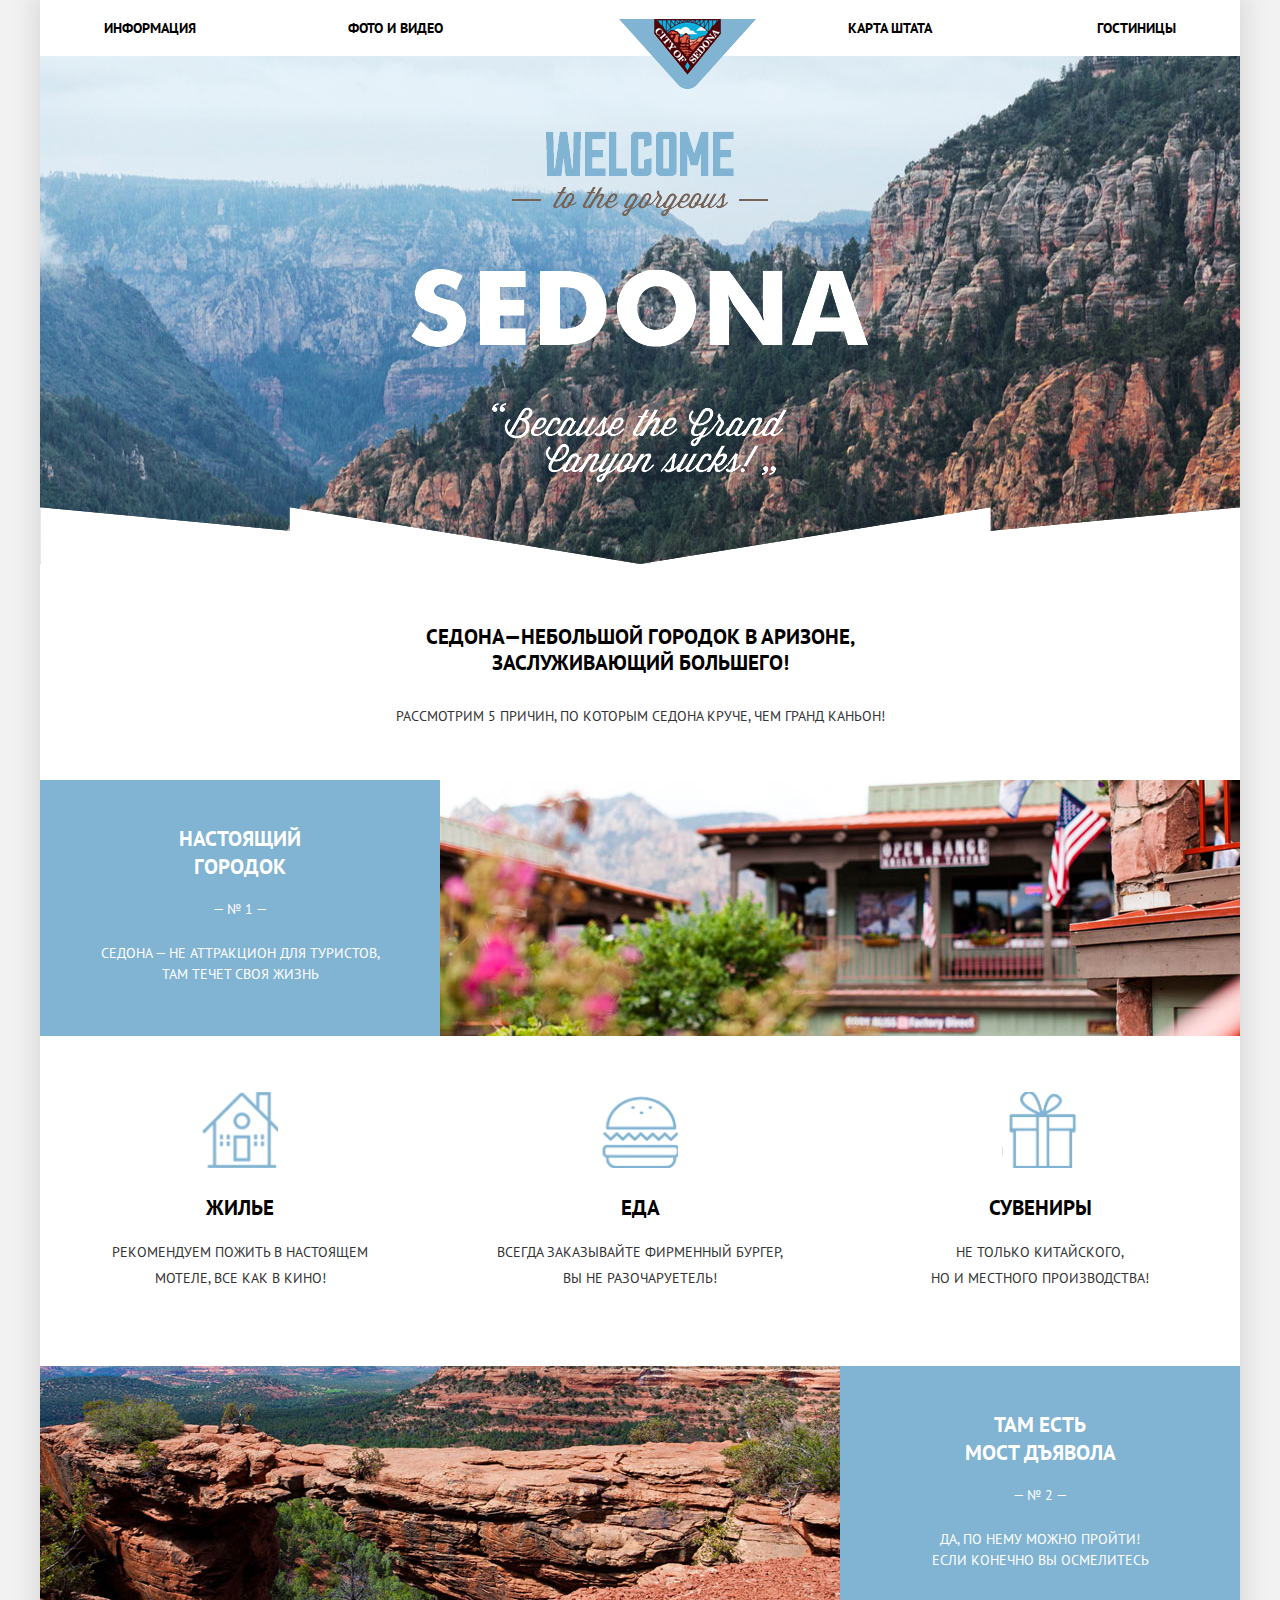
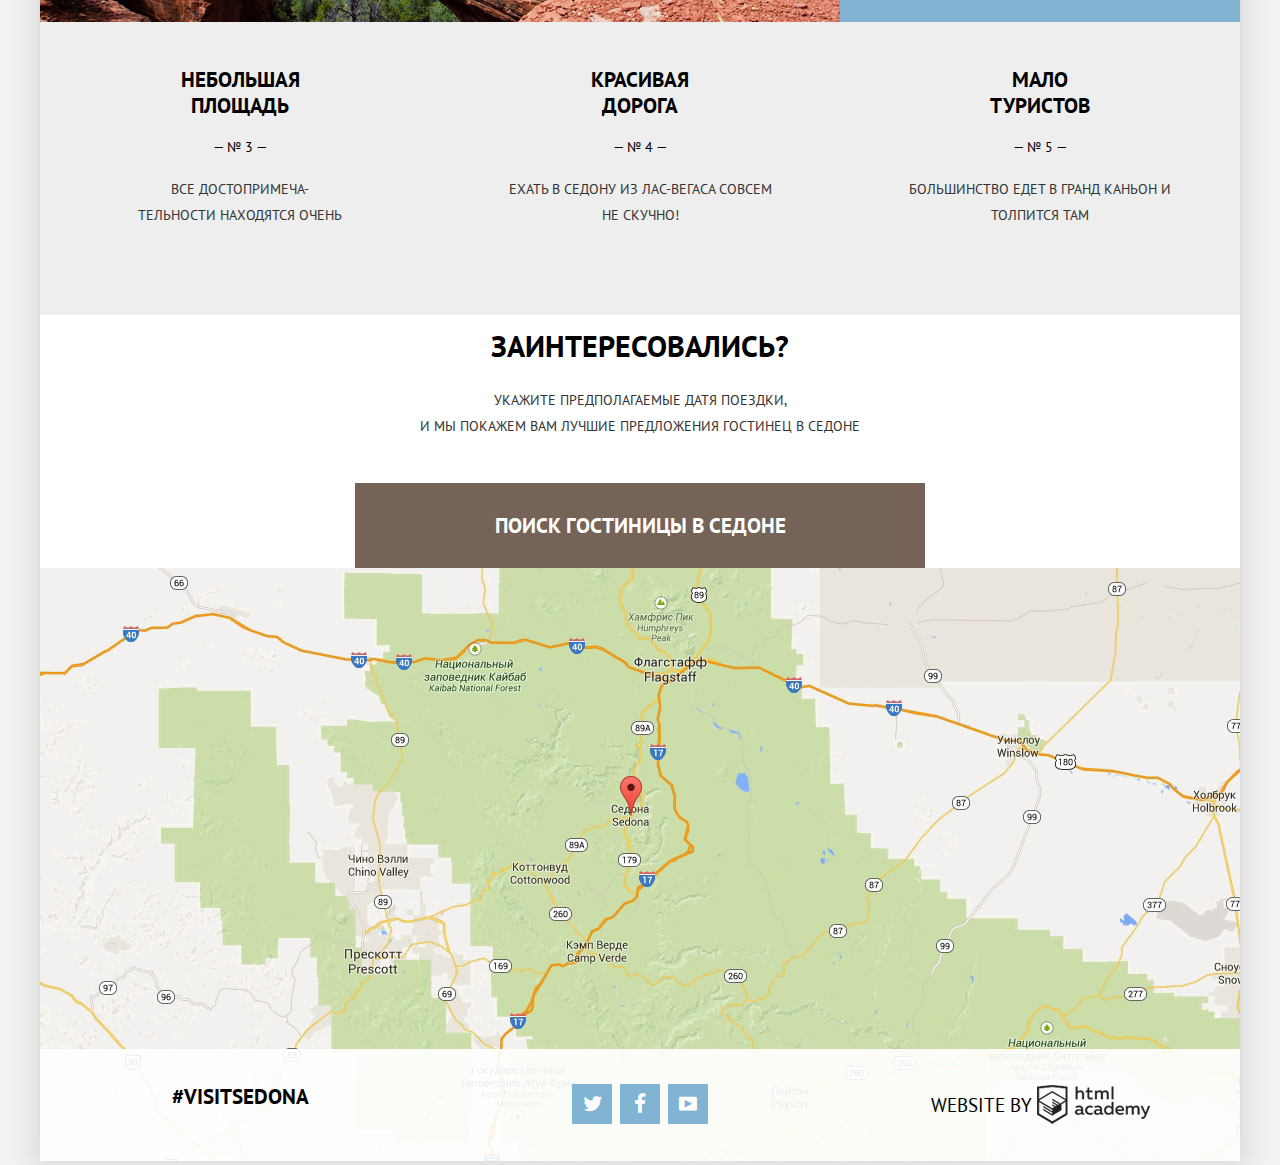
<file: index.html>
<!DOCTYPE html>
<html lang="ru">
<head>
    <meta charset="UTF-8">
    <title>Document</title>
        <!-- <link rel="stylesheet" href="css/reset.css"> -->
        <link rel="stylesheet" href="css/normalize.css">
        <link href="css/style.css" rel="stylesheet">
       <link href='https://fonts.googleapis.com/css?family=PT+Sans' rel='stylesheet' type='text/css'>
</head>
<body>

<div class="container">
	
		 <!--HEADER-->

	<header class=" clearfix">
       		<nav class="main-navigation ">
       			<ul>
                    <li class="text-left">
                        <a href="index.html">ИНФОРМАЦИЯ</a>
                    </li>
                    <li class="text-left">
                        <a href="#">ФОТО И ВИДЕО</a>
                    </li>
                    <li class="logo">
                        <a href="#" class="logotip">
                        	<img src="img/logo.png" width="138" height="70" alt="">
                        </a>
                    </li>
                    <li class="text-right">
                        <a href="#">КАРТА ШТАТА</a>
                    </li>
                    <li class="text-right">
                        <a href="hotels.html">ГОСТИНИЦЫ</a>
                    </li>
                </ul>
            </nav>
  </header>



			  <!--CONTENT-->

	<main>

	  	<div class="main-bg" >
  			<div class="wrap-title-img">
      			<img src="img/titles.png" width="458" height="352" class="title-img" alt="">
      		</div>
  		</div>

      	<div class="wrap-title">
            <h3 class="title-black">седона—небольшой городок в аризоне,<br> заслуживающий большего!
            </h3>
            <p  class="item-text">Рассмотрим 5 причин, по которым Седона 	круче, чем гранд каньон!
            </p>
		</div>

		<div class="content-main  clearfix">
			<div class="title column4">
				<h3 class="title-white">
					настоящий<br>городок
				</h3>
					<p class="number">
						&mdash; &#8470; 1 &mdash;
					</p>
					<p class="item-text-white1">
						седона — не аттракцион для туристов,<br>там течет своя жизнь
					</p>
			</div>

			<div class="title-bg column8">
				<img src="img/img1.jpg"  width="800" height="400" alt="">
			</div>	
		</div>		

		<div class="content-wrap clearfix">
			<div class="content-item sprite-accomodation column4">
				<h3 class="title-black">
					жилье
				</h3>
					<p class="item-discription">
						Рекомендуем пожить в настоящем<br> мотеле, все как в кино!
					</p>
			</div>

			<div class="content-item sprite-food column4">
				<h3 class="title-black">
					еда
				</h3>
					<p class="item-discription">
						Всегда заказывайте ФИРМЕННЫЙ БУРГЕР,<br>Вы НЕ разочаруетель!
					</p>
			</div>
				
			<div class="content-item sprite-souvenir column4">
				<h3 class="title-black">
					сувениры
				</h3>
					<p class="item-discription">
						Не только китайского,<br>но и местного производства! 
					</p>
			</div>
				
		</div>

		
		<div class="content-main clearfix">
			<div class="title-bg column8">
				<img src="img/img2.jpg"  width="800" height="400" alt="">
			</div>	

			<div class="title column4">
				<h3 class="title-white">
					там есть<br>мост дъявола
				</h3>
					<p class="number">
						&mdash; &#8470; 2 &mdash;
					</p>
					<p class="item-text-white2">
						Да, по нему можно пройти!<br>Если конечно вы осмелитесь
					</p>
			</div>
		</div>
			
		<div class="content-wrap-bg clearfix ">
			<div class="content-item column4">
				<h3 class="title-black">
					небольшая<br>площадь
				</h3>
					<p class="number-black">
						&mdash; &#8470; 3 &mdash;
					</p>
					<p  class="item-discription">
						ВСЕ достопримеча-<br>тельности находятся очень 
					</p>
			</div>
			<div class=" content-item column4">
				<h3 class="title-black">
					красивая<br>дорога
				</h3>
					<p class="number-black">
						&mdash; &#8470; 4 &mdash;
					</p>
					<p  class="item-discription">
						ЕХАТЬ В СЕДОНУ ИЗ ЛАС-ВЕГАСА совсем<br>НЕ СКУЧНО!
					</p>
			</div>
			<div class="content-item column4">
				<h3 class="title-black">
					мало<br>туристов
				</h3>
					<p class="number-black">
						&mdash; &#8470; 5 &mdash;
					</p>
					<p  class="item-discription">
						Большинство едет в гранд каньон и<br>толпится там 
					</p>
			</div>
		</div>




		<div class="title-interesting">
			<h2 class="title-text">
				заинтересовались?
			</h2>
			<p class="item-text-form">
				укажите предполагаемые датя поездки,<br>и мы покажем вам лучшие предложения гостинец в седоне
			</p>
      		<a href="#0" class="title-form ">
      			поиск гостиницы в седоне
      		</a>
		</div>

		<div class="wrap-form">
			<iframe src="https://www.google.com/maps/embed?pb=!1m18!1m12!1m3!1d52385.17731020665!2d-111.79513845000001!3d34.854378399999995!2m3!1f0!2f0!3f0!3m2!1i1024!2i768!4f13.1!3m3!1m2!1s0x872da132f942b00d%3A0x5548c523fa6c8efd!2z0KHQtdC00L7QvdCwLCDQkNGA0LjQt9C-0L3QsCwg0KHQqNCQ!5e0!3m2!1sru!2s!4v1442949098654">
			
			</iframe>

			<form action="#" class="form" method="get">
				
				<div class="form-row">
					<label for="day-start">
						Дата заезда:
							<input type="text" id="day-start" name="date1" value="24 апреля 2014"  class="form-days">
								   <i class="icon-calendar"></i>
					</label>
				</div>
				<div class="form-row">
					<label for="day-finish">
						Дата выезда: 
						   <input type="text" id="day-finish" name="date2" value="4 июля 2014"  class=" form-days">
										<i class="icon-calendar"></i>
						
					</label>	
				</div>

				<div class="form-row ">
				 
				 	<div class="adult-form">
				 		<label for="adult">
				 			взрослые:
				 		</label>
				    		<button class="btn-icon">
				    			<i class="icon-minus"></i>
				    		</button>
				    		<input type="text" id="adult" name="count-adult" value="2" class="count">
				    		<button class="btn-icon">
				    			<i class="icon-plus"></i>
				    		</button>
				 	</div>


					<div class="children-form">
						<label for="children">
							дети:
						</label>
				   	 	<button class="btn-icon">
				   	 		<i class="icon-minus"></i>
				   	 	</button>
				    		<input type="text" id="children" name="count-children" value="0" class="count">
				    	<button class="btn-icon">
				    			<i class="icon-plus"></i>
				    	</button>
					</div>
				</div>
						<a href="#" class="btn-form">найти</a>
			
			</form>

	</div>

</main>
		  <!--FOOTER-->  

	    <footer class="main-footer index-footer clearfix">
        	<section class="footer-contacts column4">
          		<p class="footer-text">
          			#visitsedona
          		</p> 
        	</section>
        	<section class="footer-social column4">
          		<a href="#" class="social-btn">
          			<i class="icon-twitter"></i>
          		</a>
          		<a href="#" class="social-btn">
          			<i class="icon-facebook"></i>
          		</a>
          		<a href="#" class="social-btn">
          			<i class="icon-youtube"></i>
          		</a>
        	</section>
        	<section class="footer-copyright column4">
          		<a href="#" class="academy-link">
            		<span>website by</span>
          		</a>
        	</section>
  		</footer> 
</div>
		  <!--JAVASCRIPT-->

<script src="js/scripts.js"></script>

</body>
</html>
</file>
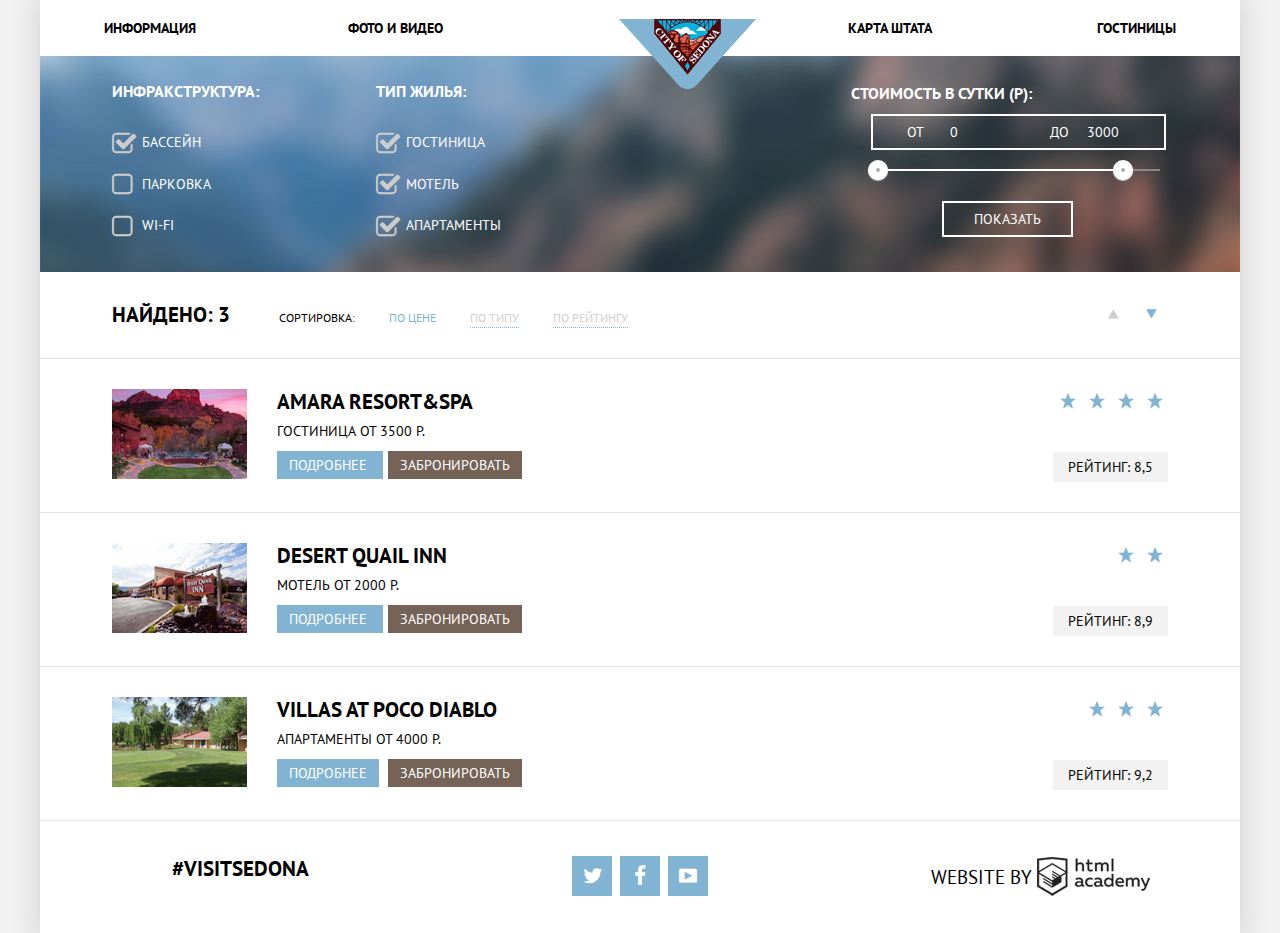
<file: hotels.html>
<!DOCTYPE html>
<html lang="ru">
<head>
    <meta charset="UTF-8">
    <title>Document</title>
        <!-- <link rel="stylesheet" href="css/reset.css"> -->
        <link rel="stylesheet" type="text/css" href="css/normalize.css">
        <link href="css/style.css" rel="stylesheet">
       <link href='https://fonts.googleapis.com/css?family=PT+Sans' rel='stylesheet' type='text/css'>
</head>
<body>
	
		 <!--HEADER-->
<div class="container">
	<header class="main-header clearfix">
            <nav class="main-navigation ">
                <ul>
                    <li class="text-left">
                        <a href="#">ИНФОРМАЦИЯ</a>
                    </li>
                    <li class="text-left">
                        <a href="#">ФОТО И ВИДЕО</a>
                    </li>
                    <li class="logo">
                        <a href="#" class="logotip"><img src="img/logo.png" width="138" height="70" alt=""></a>
                    </li>
                    <li class="text-right">
                        <a href="#">КАРТА ШТАТА</a>
                    </li>
                    <li class="text-right">
                        <a href="#">ГОСТИНИЦЫ</a>
                    </li>
                </ul>
            </nav>
  </header>

    <main class="">
        <form action="#" method="get" class="main-baground select-booking clearfix">
            <div class="first-select-booking">
                <p class="title-hotel">
                    инфракструктура:
                </p>
                    <div class="row">
                        <label for="swim">
                            <input type="checkbox" name="quest" value="swimming-pool" id="swim" checked class="icon">
                            <span class="check">бассейн</span>
                        </label> 
                    </div> 

                    <div class="row">
                        <label for="park">  
                            <input type="checkbox" name="question" value="parking" id="park" class="icon" >
                            <span class="check">парковка</span>
                        </label>
                    </div> 

                    <div class="row">
                        <label for="w-f">   
                            <input type="checkbox" name="question" value="wi-fi" id="w-f" class="icon">
                            <span class="check">wi-fi</span>
                        </label>
                    </div>
            </div>   

            <div class="second-select-booking"> 
                <p class="title-hotel">
                    тип жилья:
                </p>   
                    <div class="row">
                        <label for="hot">
                            <input type="checkbox" name="question" value="hotel" id="hot" checked class="icon">
                            <span class="check">гостиница</span>
                        </label>
                    </div>

                     <div class="row">
                        <label for="mot">
                            <input type="checkbox" name="question" value="motel" id="mot" checked class="icon">
                            <span class="check">мотель</span>
                        </label> 
                    </div> 

                     <div class="row">
                        <label for="flat">
                            <input type="checkbox" name="question" value="appartment" id="flat" checked class="icon">
                            <span class="check">апартаменты</span>
                        </label>
                    </div>
            </div> 

            <div class="slider">
                <p class="title-hotel">
                    стоимость в сутки (Р):
                </p>
                    <div class="range-filter">
                        <div class="price-controls">
                            <label for="less" class="min-price">от<input name="min-price" id="less" type="text" value="0">
                            </label>
                            <label for="more" class="max-price">до <input name="max-price" id="more" type="text" value="3000">
                            </label>
                        </div>

                        <div class="range-controls">

                            <div class="scale">

                                <div  class="bar"></div>

                            </div>
                                    <div class="toggle toggle-min"></div>
                                    <div class="toggle toggle-max"></div>
                        </div>
                    </div>
                
                <div class="buttons">
                    <button class="btn-search">
                        показать
                    </button>
                </div>
            </div>
        </form>



              <!--CONTENT-->

<div class="container-content">

     <div class="content clearfix">   

        <div class="filters ">

            <span class="search">
                найдено: 3
            </span>
            <span class="item-search">
                сортировка:
            </span>
            <a href="#" class="up-active">
                по цене
            </a>
            <a href="#" class="passive">
                по типу
            </a>
            <a href="#" class="passive">
                по рейтингу
            </a>

        </div> 

        <div class="up-down">
                
            <a href="#" class="up-active">
                <i class="icon-up-dir"></i>
            </a>
            <a href="#" class="down">
                <i class="icon-down-dir"></i>
            </a>
        </div>

    </div>
</div>  

        <div class="line"></div>

<div class="container-content">

    <div class="result clearfix">

        <div class="result-wrap">

            <div class="hotel-img">
                <img src="img/img3.jpg" width="135" height="90" alt="">
            </div>

            <div class="about-hotel">

                <a class="name-hotel">
                    amara resort&amp;spa
                </a>
                <p class="hotel">
                    гостиница 
                </p>
                <p class="price">
                    от 3500 р.
                </p>
                    <div class="links">
                        <a href="#" class="btn-more">
                            подробнее
                        </a>
                        <a href="#" class="btn-booking">
                            забронировать
                        </a>
                    </div>
                    
            </div> 

            </div>

            <div class="rating-block" >

                <div class="stars">
                    <span class="icon-star"></span>
                    <span class="icon-star"></span>
                    <span class="icon-star"></span>
                    <span class="icon-star"></span>
                </div>    
               
                <div class="rating">
                    <span>рейтинг: 8,5</span>
                </div>

            </div>
    </div>

</div>

            <div class="line"></div>

<div class="container-content">

    <div class="result clearfix">

        <div class="result-wrap">

            <div class="hotel-img">
                <img src="img/img4.jpg" width="135" height="90" alt="">
            </div>
                <div class="about-hotel">
                    <a class="name-hotel">
                        desert quail inn
                    </a>
                    <p class="hotel">
                        мотель 
                    </p>
                    <p class="price">
                        от 2000 р.
                    </p>
                    <div class="links">
                        <a href="#" class="btn-more">
                            подробнее
                        </a>
                        <a href="#" class="btn-booking">
                            забронировать
                        </a>
                    </div>
                    
                </div> 

        </div>

            <div class="rating-block" >

                <div class="stars">

                    <span class="icon-star"></span> 
                    <span class="icon-star"></span> 
                 
                </div>    
               
                <div class="rating">

                    <span>рейтинг: 8,9</span>

                </div>

            </div>
    </div>

</div>

            <div class="line"></div>

<div class="container-content">

     <div class="result clearfix">

        <div class="result-wrap">

            <div class="hotel-img">
                <img src="img/img5.jpg" width="135" height="90" alt="">
            </div>

                <div class="about-hotel clearfix">
                    <a class="name-hotel">
                        villas at poco diablo
                    </a>
                   
                    <p class="hotel">апартаменты </p>
                    <p class="price">от 4000 р.</p>
                     
               
                    <div class="links">
                       
                         <a href="#" class="btn-more">подробнее</a>
                        <a href="#" class="btn-booking">забронировать</a>

                    </div>
                    
                </div> 

        </div>

            <div class="rating-block">

                <div class="stars">
                    <!-- <span class="icon-star"></span> -->
                    <!-- <span class="icon-star"></span> -->
                    <span class="icon-star"></span>
                    <span class="icon-star"></span>
                    <span class="icon-star"></span>
                </div>    
               
                <div class="rating">
                    <span>рейтинг: 9,2</span>
                </div>

            </div>

        </div>

    </div>
   
 <div class="line"></div>
       

</main>
              <!--FOOTER-->  

    <footer class="main-footer clearfix">
                <section class="footer-contacts column4">
                    <p class="footer-text">#visitsedona</p> 
                </section>
                <section class="footer-social column4">
                    <a href="#" class="social-btn"><i class="icon-twitter"></i></a>
                    <a href="#" class="social-btn"><i class="icon-facebook"></i></a>
                    <a href="#" class="social-btn"><i class="icon-youtube"></i></a>
                </section>
            <section class="footer-copyright column4">
                <a href="#" class="academy-link">
                    <span>website by</span>
                </a>
            </section>
               
    </footer>   

</div> 


          <!--JAVASCRIPT-->

<!-- <script src="js/scripts.js"></script> -->

</body>
</html>
</file>
<file: css/style.css>
* {
  box-sizing: border-box;
}
body{
	font-size:14px;
	color:#000;
	font-family: 'PT Sans', 'Tahoma', sans-serif; 
	background: #f2f2f2;
	text-transform: uppercase;
	padding: 0;
	margin: 0;
}


img {
	
  	vertical-align: middle;
}

.container{
	min-width: 768px;
	max-width: 1200px;
	margin: 0 auto;
	position: relative;
	background: #fff;
	box-shadow: 0 0  23px 7px #dbdbdb;
}

.clearfix::after{
	content:" ";
	display:table;
	clear:both;
}
.main-background{
	background: #fff;
}
.main-navigation{
	float: left;
	width:100%;
}

ul {
	margin: 0;
	padding: 0;
	text-align: center;
}

li{
	display: inline-block;
	vertical-align: top;
	width: 20%;
	padding: 19px 0;
}

.logo{
	width: 8%;
}
.logotip{
	position:relative;
}
.logotip img{
	position: absolute;
	bottom: -70px;
	left: -21px;
}
.main-navigation a{
	text-decoration: none;
	color: #000;
	font-size: 14px;
	font-weight: bold;
	font-family: 'PT Sans', 'Tahoma', sans-serif;
}
.main-navigation a:hover{
	color: #81b3d2;
}
.main-navigation a:active{
	color: #b2b2b2;
}

.text-left {
	text-align: left;
}

.text-right {
	text-align: right;
}

.main-bg{
	background: url("../img/main-bg.jpg") no-repeat 70% 30%;
	background-size: cover;
	padding-top: 75px;
	/*height: 490px;*/
	/*overflow: hidden;*/
}

.main-bg:after {
	content: '';
	display: block;
	width: 100%;
	height: 57px;
	background: url("../img/cover-1.png");
	background-size: 100% 100%;
	margin-top: 24px;
}
.wrap-title-img{
	margin: 0 auto;
	width: 458px;
	height: 352px;
	padding-bottom: 90px;
}
.wrap-title{
	padding-bottom: 37px;
	padding-top: 60px;
}
.wrap-title.title-black{
	padding-top: 0px;
}
.title-black{
	font-family: 'PT Sans', 'Tahoma', sans-serif; ;
	font-size: 21px;
	font-weight: bold;
	line-height: 26px;
	margin:0 auto;
	text-align:center;	
	
}
p.item-discription{
	margin: 0;
}
.item-discription{
	font-family: 'PT Sans', 'Tahoma', sans-serif; ;
	font-size: 14px;
	font-weight: normal;
	line-height: 26px;
	text-align:center;
	color: #333;
	padding-bottom: 23px;
	padding-top: 18px;
}
.item-text-form{
	font-family: 'PT Sans', 'Tahoma', sans-serif; ;
	font-size: 14px;
	font-weight: normal;
	line-height: 26px;
	text-align:center;
	color: #333;
	margin:0;
	padding-top: 9px;
	padding-bottom: 44px;
}
.item-text{
	font-family: 'PT Sans', 'Tahoma', sans-serif; ;
	font-size: 14px;
	font-weight: normal;
	line-height: 26px;
	text-align:center;
	margin-top: 27px;	
	color: #333;
}
.column4{
	float: left;
	width: 33.3333333%;

}
.column8{
	float: left;
	width: 66.6666666%;
}
.title-bg{
	height: 256px;
	overflow: hidden;
	position: relative;
}

.title-bg img {
  position: absolute;
  left: 0;
  right: 0;
  top: 0;
  bottom: 0;
  margin: auto;
  height: auto;
  width: 100%;
}

.title{
	background: #81b3d2;
	padding-top: 45px;
	padding-bottom: 51px;
}
.title-white{
	font-family: 'PT Sans', 'Tahoma', sans-serif; ;
	font-size: 21px;
	color: #fff;
	text-align:center;
	margin: 0 auto;
	font-weight: bold;
	line-height: 28px;
}
.number{
	color: #fff;
	text-align:center;
	padding-top: 18px;
	padding-bottom: 23px;
	margin: 0 auto;
	line-height: 21px;
	font-family: 'PT Sans', 'Tahoma', sans-serif; 
	font-size: 14px;
}

.item-text-white1{
	margin: 0 auto;
	text-align: center;
	color: #fff;
	line-height: 21px;
	font-size: 14px;
	font-family: 'PT Sans', 'Tahoma', sans-serif; 
}
.item-text-white2{
	margin: 0 auto;
	text-align: center;
	color: #fff;
	line-height: 21px;
	font-size: 14px;
	font-family: 'PT Sans', 'Tahoma', sans-serif; 
}
.content-wrap{
	padding-top: 56px;
	padding-bottom: 52px;
}
.content-wrap {
	/*padding-top: 23px;*/
}
.content-item .title-black{
	padding-top: 27px;
}
.sprite-accomodation:before,
.sprite-food:before,
.sprite-souvenir:before {
	content: '';
	width: 76px;
	height: 76px;
	display: block;
	margin: 0 auto;
	background: transparent url("../img/sprite.png") ;
	background-size: cover;
	background-position: 0px -76px;
}
.sprite-accomodation::before{
	background-position: 0px -76px;
}
.sprite-food::before{
	background-position: -83px -152px;
}
.sprite-souvenir::before{
	background-position: -160px -228px;
}
.accomodation .item-text{
	margin: 0 auto;
}
.food .item-text{
	margin: 0 auto;
}
.souvenir .item-text{
	margin: 0 auto;
	
}
.content-wrap-bg{
	background: #eee;
	width:1200px;
}
.content-wrap-bg .content-item{
	display: inline-block;
	vertical-align: top;
	
} 
.number-black{
	color: #000;
	text-align:center;
	padding-top: 18px;
	margin: 0 auto;
	line-height: 21px;
	font-family: 'PT Sans', 'Tahoma', sans-serif; ;
	font-size: 14px;
}
.content-wrap-bg {
	padding-top: 18px;
	padding-bottom: 64px; 
}
.content-wrap-bg .title-black{
	text-align: center;
}
.content-wrap-bg .item-text{
	margin: 0 auto;
	text-align: center;
}
.title-interesting h2{
	margin: 0;
	padding-top: 19px;
}
.title-interesting .item-text{
	margin: 0 auto;
	vertical-align: top;
	font-family: 'PT Sans', 'Tahoma', sans-serif; ;
	font-size: 14px;
	font-weight: normal;
	line-height: 26px;
	text-align:center;
	padding-bottom: 55px;

}

.title-text{
	font-family: 'PT Sans', 'Tahoma', sans-serif;
	font-size: 30px;
	font-weight: bold;
	text-transform: uppercase;
	line-height: 24px;
	text-align: center;
	padding-bottom: 20px;
}
.wrap-form{
	position: relative;
	background:  url("../img/map.jpg") no-repeat;
	height: 593px;
}

.wrap-form iframe {
	width:100%;
	height: 100%;
	border: none;
}
.form{
	position: absolute;
  	top: 0;
    left: 0;
    right: 0;
	margin: auto;
	width: 570px;
	padding-top: 55px;
	padding-left: 45px ;
	padding-right: 45px;
	padding-bottom: 5px;
	background: #fff;
}
.form{
	display: none;
}
.title-form{
	display: block;
	font-family: 'PT Sans', 'Tahoma', sans-serif;
	font-size: 21px;
	font-weight: bold;
	color: #fff;
	background: #766357;
	padding: 29px 0;
	margin: 0 auto;
	width:570px;
	text-align: center;
	text-decoration: none;
}
.form label{
	position: relative;
	text-transform: uppercase;
	font-family: 'PT Sans', 'Tahoma', sans-serif;
	font-size: 14px;
	font-weight: bold;
	line-height: 26px;
	color: #000;

}
.form input[type="text"]{
	border: 2px solid #f2f2f2;
	background: #f2f2f2;
  	outline: none;
	font-family: 'PT Sans', 'Tahoma', sans-serif;
	font-size: 14px;
	font-weight: bold;
	color: #000;
	text-transform: uppercase;
}
.form-row{
	font-size: 0;
	margin-bottom: 27px;

}
.form-row .form-days{
	margin-left: 20px;
	padding-left: 15px;
	padding-top: 12px;
	padding-bottom: 12px;
	padding-right: 15px;
	width: 360px;
}
 .form-row.form-days:hover{
	background: #ebebeb;
}
.form-row .form-days:active{
	background: #fff;
}
.count{
	text-transform: uppercase;
	font-family: 'PT Sans', 'Tahoma', sans-serif;
	font-size: 14px;
	font-weight: bold;
	line-height: 26px;	
	text-align: center;
	padding: 8px 10px;
	width: 42px;
}
.btn-icon ,
.btn-form{
	display: inline-block;
	vertical-align: top;
	font-family: 'PT Sans', 'Tahoma', sans-serif;
	line-height: 26px;
	
	font-weight: bold;
	cursor: pointer;
 }
 .btn-form {
 display: block;
  padding: 16px 0;
  font-size: 21px;
  font-family: 'PT Sans', 'Tahoma', sans-serif; 
  text-decoration: none;
  text-transform: uppercase;
  text-align: center;
  color: #fff;
  background: #81b3d2;
  border: none;
  outline: none;
  cursor: pointer;
  margin: 50px auto;
  width: 478px ;
  padding: 12px;

}
 .btn-form:hover{
 	background: #669ec0;
 	color: #fff;
 }
 .btn-form:active{
 	background: #5496bd;
 	color: #88b6d1;
 }
.btn-icon{
	 border: 1px solid #f2f2f2;
	 background: #f2f2f2;
	 font-size: 14px;
	 padding: 9px 9px;
}
 .adult-form,
 .children-form{
 	font-size: 0;
 	vertical-align: top;
 	display: inline-block;
 }
.btn-icon i{
 	color:#a9a9a9;
 }
 .adult-form label{
	margin-right: 41px;
 }
 .children-form label{
 	margin-right: 25px;
 	padding-left: 50px;
 }


				/*FOOTER*/
.index-footer{
	position: absolute;
}
.main-footer{
	width: 100%;
	bottom: 0;
	padding: 35px 0;
	background: rgba(255,255,255,0.9);
}
.footer-contacts{
	
}
.footer-text{
	color: #000;
  	font-weight: bold;
  	font-size: 21px;
  	line-height: 26px;
  	text-align: center;
  	margin: 0;
}
.footer-social{
	font-size: ;
	
}
.main-footer section{
	
	text-align: center;
}
.footer-copyright a{
  font-size: 19px;
  line-height: 20px;
  text-decoration: none;
  color: #000;
  vertical-align:middle;
  cursor: pointer;
}
.footer-copyright a.hover-bg:hover{
 color: #81b3d2;
}
.footer-copyright a.hover-bg:active{
	color: #b2b2b2;
}
.footer-social a:hover{
	background: #669ec0;
}
.footer-social a:active{
	background: #5496bd;
}
.social-btn i:hover{
	color: #fff;
}
.social-btn i:active{
	color: #88b6d1;
}

.social-btn {
  margin: 0 2px;
  display: inline-block;
  vertical-align: top;
  width: 40px;
  height: 40px;
  font-size: 0;
  text-decoration: none;
  background: #81b3d2 ;
}
.social-btn i{
  font-weight: bold;
  font-size: 21px;
  line-height: 40px;
  text-align: center;
  vertical-align: middle;
  color: #fff;
  font-family: inherit;
}



					/*hotels*/

.main-baground{
	background: url("../img/filter-background.jpg") no-repeat 50% 50%;
	background-size: cover;
	height: 216px;
	overflow: hidden;
	padding-top: 30px;
	padding-bottom: 35px;
	
	
}
.container-content{
	padding-right: 6%;
	padding-left: 6%;
}
.select-booking{
	padding-top: 20px;
    padding-bottom: 30px;
    padding-left: 6%;
    padding-right: 6%;
}
.first-select-booking,
.second-select-booking{
	float:left;
	width: 25%;
}
.icon i{
	display: inline-block;
	vertical-align: top;
	font-family: 'PT Sans', 'Tahoma', sans-serif;
	line-height: 26px;
	font-size: 26px;
	font-weight: bold;
	cursor: pointer;
}
label .icon + .check:before {
  font-family: "symbols-sedona";
  content: '\2610';
  color: #ccc;
  font-size: 26px;
  line-height: 20px;
  width: 30px;
  display: inline-block;
  vertical-align: middle;
} 
label .icon:checked + .check:before {
  content: '\2611';
}

label .icon + .check:hover:before {
  color:#fff;
} 
.slider{
	float: right;
    width: 50%;
	padding-left: 205px;
}
.range-filter {
  width: 315px;
  /*margin-left: -19px;*/
 }
 .range-controls {
 position: relative;
  height: 41px;
  padding-top: 19px;
  margin-bottom: 10px;
  margin-left: 23px;

}

.range-controls .scale {
  height: 2px;
  background: #928381;
}
.range-controls .bar {
  width: 85%;
  height: 2px;
  background: #fff;
}
.range-controls .toggle {
  position: absolute;
  top: 10px;
  left: 0px;
  width: 20px;
  height: 20px;
  border: 8px solid #fff;
  border-radius: 50%;
  background: #ababab;
  box-shadow: 0 1px 1px 0 #cfcfcf;
  cursor: pointer;
}
.range-controls .toggle-min {
  left: 0px;
}

.range-controls .toggle-max {
  left: 245px;
}
.price-controls{
	font-size: 0;
	border: 2px solid #fff;
	margin-left:26px;
	width: 295px;
}
.price-controls label {
	font-size: 14px;	
  	display: inline-block;
  	width: 50%;
  	color:#fff;
 	text-align: center;
}
.price-controls input {
  	font-family: inherit;
  	font-size: 14px;
  	text-align: center;
  	color: #fff;
  	background: none;
  	width: 60px;
  	padding: 7px ;
  	border: none;
  	outline: none;
  
}
.buttons{
	margin: 0 auto;
	width:130px;

}
.btn-search{
	background: none;
	padding: 8px 30px;
	border: 2px solid #fff;
	font-family: inherit;
	font-size: 14px;
	line-height: 16px;
	text-transform: uppercase;
	color: #fff;
	outline: none;

}

.first-select-booking .title-hotel{
	margin:0;
	padding-bottom: 10px;
	padding-top: 5px;
}
.second-select-booking .title-hotel{
	margin:0;
	padding-bottom: 10px;
	padding-top: 5px;
}
.slider .title-hotel{
	margin:0;
	padding-bottom: 10px;
	padding-top: 7px;
	padding-left: 6px;
}
.title-hotel{
	color: #fff;
	font-family: 'PT Sans', 'Tahoma', sans-serif; 
  	font-weight: bold;
  	font-size: 16px;
  	line-height: 21px;
  
}
.row{
	padding-top: 20px;
}
.row label{

	color: #fff;
	font-family: 'PT Sans', 'Tahoma', sans-serif; 
  	font-size: 14px;
  	line-height: 21px;
  	text-align: left;
}
.filters{
	float:left;
	width: 70%;
	text-align: left;
	/*display: inline-block;*/
  	/*vertical-align: top;*/
  	/*font-size: 0;*/
}
.filters a:hover{
	color: #81b3d2;
	border-bottom: 1px dotted #81b3d2;
}
.filters a:active{
	color: #000000;
	border-bottom: 1px dotted #000000;
}
.content{
	margin: 30px 0;
}
.filters span,
.filters a{
   display: inline-block;
   

}
.filters a{
	font-size: 12px;
	font-family: inherit;
	line-height: 18px;
	text-decoration: none;
	cursor: pointer;
	color: #000;
	border-bottom: 1px dotted #81b3d2;
	margin-right: 30px;
}
.filters a:last-child{
	margin-right: 0;
}
.filters .up-active{
	color: #81b3d2;
	border-bottom: none;
}
.filters .passive{
	color:#d0d0d0;

}
.filters span{
	
}
.search{
	font-size: 21px;
	line-height: 26px;
	font-weight: bold;
	font-family: inherit;
	color: #000;
	
	margin-right: 45px;
}
.item-search{
	font-size: 12px;
	font-family: inherit;
	line-height: 18px;
	cursor: pointer;
	color: #000;
	margin-right: 30px;
}
.up-down{
	float: right;


}
.line{
	border-bottom: 1px solid #e5e5e5;
}
.result{
	padding: 30px 0;
}
.hotel-img{
	float: left;
	width: 135px;
	margin-right: 30px;
	height: 135;
	overflow: hidden;
}
a.name-hotel{
	display:block;
	font-size: 21px;
	line-height: 26px;
	font-weight: bold;
	font-family: inherit;
	color: #000;
	margin: 0;
	padding-bottom: 6px; 
	cursor: pointer;
}
.name-hotel:hover{
	color: #81b3d2;
}
.name-hotel:active{
	color: #b2b2b2;
}
.about-hotel p{
	display: inline-block;
	vertical-align: top;
	font-size: 14px;
	line-height: 21px;
	font-family: inherit;
	color: #000;
	margin:0;
}
.price{
	text-align: center;
}
.about-hotel a{

}
.links{
	padding-top: 13px;
}
.links a{
	color: #fff;
	text-decoration: none;
	cursor: pointer;
	font-size: 14px;
	font-family: inherit;
	line-height: 21px;
	padding: 5px 12px;
	margin-right: 5px;
}
.links a:last-child{
	margin-right: 0;
}
.btn-more{
	background: #81b3d2;
}
.btn-more:hover{
	color: #ffffff;
	background: #5496bd;
}
.btn-more:active{
	color: #88b6d1;
	background: #5496db;
}
.btn-booking{
	background: #766357;
}
.btn-booking:hover{
	color: #fff;
	background: #604e43;
}
.btn-booking:active{
	color: #857871;
	background: #503e33;
}
.rating-block{
	float: right;
}
.result-wrap{
	float: left;
}
.about-hotel{
	float: left;
}
/*div[class*="sprite-"]*/

.academy-link span{
  vertical-align: middle;

}

.academy-link:after {
	content: '';
	background: url("../img/sprite_logo_acad.png") no-repeat;
  	background-size: cover;
  	background-position: 0 0;
  	display: inline-block;
  	vertical-align: middle;
  	width: 113px;
  	height: 42px;
}

.academy-link:hover:after {
	background-position: 0 -40px;
}
.academy-link:active:after {
	background-position: 0 -81px;
}


.icon{
	display: none;
}
.icon-star{
	color: #81b3d2;
	text-align: right;
	font-size: 18px;
}
.stars{
	text-align: right;
	margin-bottom: 40px;
}
.rating{
	text-align: right;
	background: #f2f2f2;
	padding: 6px 15px;
}
.form-days i{
	font-size: 21px;
	color: #c2c2c2;
	background: #f2f2f2;
}

.up-down{

	font-size: 23px;
	line-height: 21px;
}
.up-active a:hover{
	color: #000;
}
.up-active a:active{
	color: #81b3d2;
}
.up-active{
	color: #ccc;
	text-decoration: none;
}
.down{
	color:#81b3d2;
	text-decoration: none;
}

      /*анимация*/

@-webkit-keyframes shake {
 0% { -webkit-transform: translateY(-20px); transform: translateY(-20px); }
 70% { -webkit-transform: translateY(30px); transform: translateY(30px); }
 90% { -webkit-transform: translateY(-10px); transform: translateY(-10px); }
 100% { -webkit-transform: translateY(0); transform: translateY(0); }
 }

@keyframes shake {
 0% { -webkit-transform: translateY(-20px); transform: translateY(-20px); }
 70% { -webkit-transform: translateY(30px); transform: translateY(30px); }
 90% { -webkit-transform: translateY(-10px); transform: translateY(-10px); }
 100% { -webkit-transform: translateY(0); transform: translateY(0); }
 }
 .form-show{
 	-webkit-animation-name: shake;
 	        animation-name: shake;
 	-webkit-animation-duration: 0.5s;
 	        animation-duration: 0.5s;
 	display: block;
 	
 } 



	/*подключения иконочных шрифтов*/

@font-face {
  font-family: 'symbols-sedona';
  src: url('../font/symbols-sedona.eot?60737633');
  src: url('../font/symbols-sedona.eot?60737633#iefix') format('embedded-opentype'),
       url('../font/symbols-sedona.woff?60737633') format('woff'),
       url('../font/symbols-sedona.ttf?60737633') format('truetype'),
       url('../font/symbols-sedona.svg?60737633#symbols-sedona') format('svg');
  font-weight: normal;
  font-style: normal;
}
/* Chrome hack: SVG is rendered more smooth in Windozze. 100% magic, uncomment if you need it. */
/* Note, that will break hinting! In other OS-es font will be not as sharp as it could be */
/*
@media screen and (-webkit-min-device-pixel-ratio:0) {
  @font-face {
    font-family: 'symbols-sedona';
    src: url('../font/symbols-sedona.svg?60737633#symbols-sedona') format('svg');
  }
}
*/
 
 [class^="icon-"]:before, [class*=" icon-"]:before {
  font-family: "symbols-sedona";
  font-style: normal;
  font-weight: normal;
  speak: none;
 
  display: inline-block;
  text-decoration: inherit;
  width: 1em;
  margin-right: .2em;
  text-align: center;
  /* opacity: .8; */
 
  /* For safety - reset parent styles, that can break glyph codes*/
  font-variant: normal;
  text-transform: none;
     
  /* fix buttons height, for twitter bootstrap */
  line-height: 1em;
 
  /* Animation center compensation - margins should be symmetric */
  /* remove if not needed */
  margin-left: .2em;
 
  /* you can be more comfortable with increased icons size */
  /* font-size: 120%; */
 
  /* Uncomment for 3D effect */
  /* text-shadow: 1px 1px 1px rgba(127, 127, 127, 0.3); */
}
 
.icon-facebook:before { content: '\66'; } /* 'f' */
.icon-twitter:before { content: '\74'; } /* 't' */
.icon-up-dir:before { content: '\25b2'; } /* '▲' */
.icon-down-dir:before { content: '\25bc'; } /* '▼' */
.icon-star:before { content: '\2605'; } /* '★' */
.icon-check-off:before { content: '\2610'; } /* '☐' */
.icon-check-on:before { content: '\2611'; } /* '☑' */
.icon-calendar:before { content: '\e800'; } /* '' */
.icon-plus:before { content: '\e801'; } /* '' */
.icon-minus:before { content: '\e802'; } /* '' */
.icon-youtube:before { content: '\f39e'; } /* '' */

.icon-calendar:before { 
	content: '\e800'; 
	background: #f2f2f2;
	padding-right: 10px;
	font-size: 21px;
	line-height: 21px;
	margin: 0;	
	position: absolute;
	right: 0;
	bottom: -1px;
	color: #c2c2c2;
}
</file>
